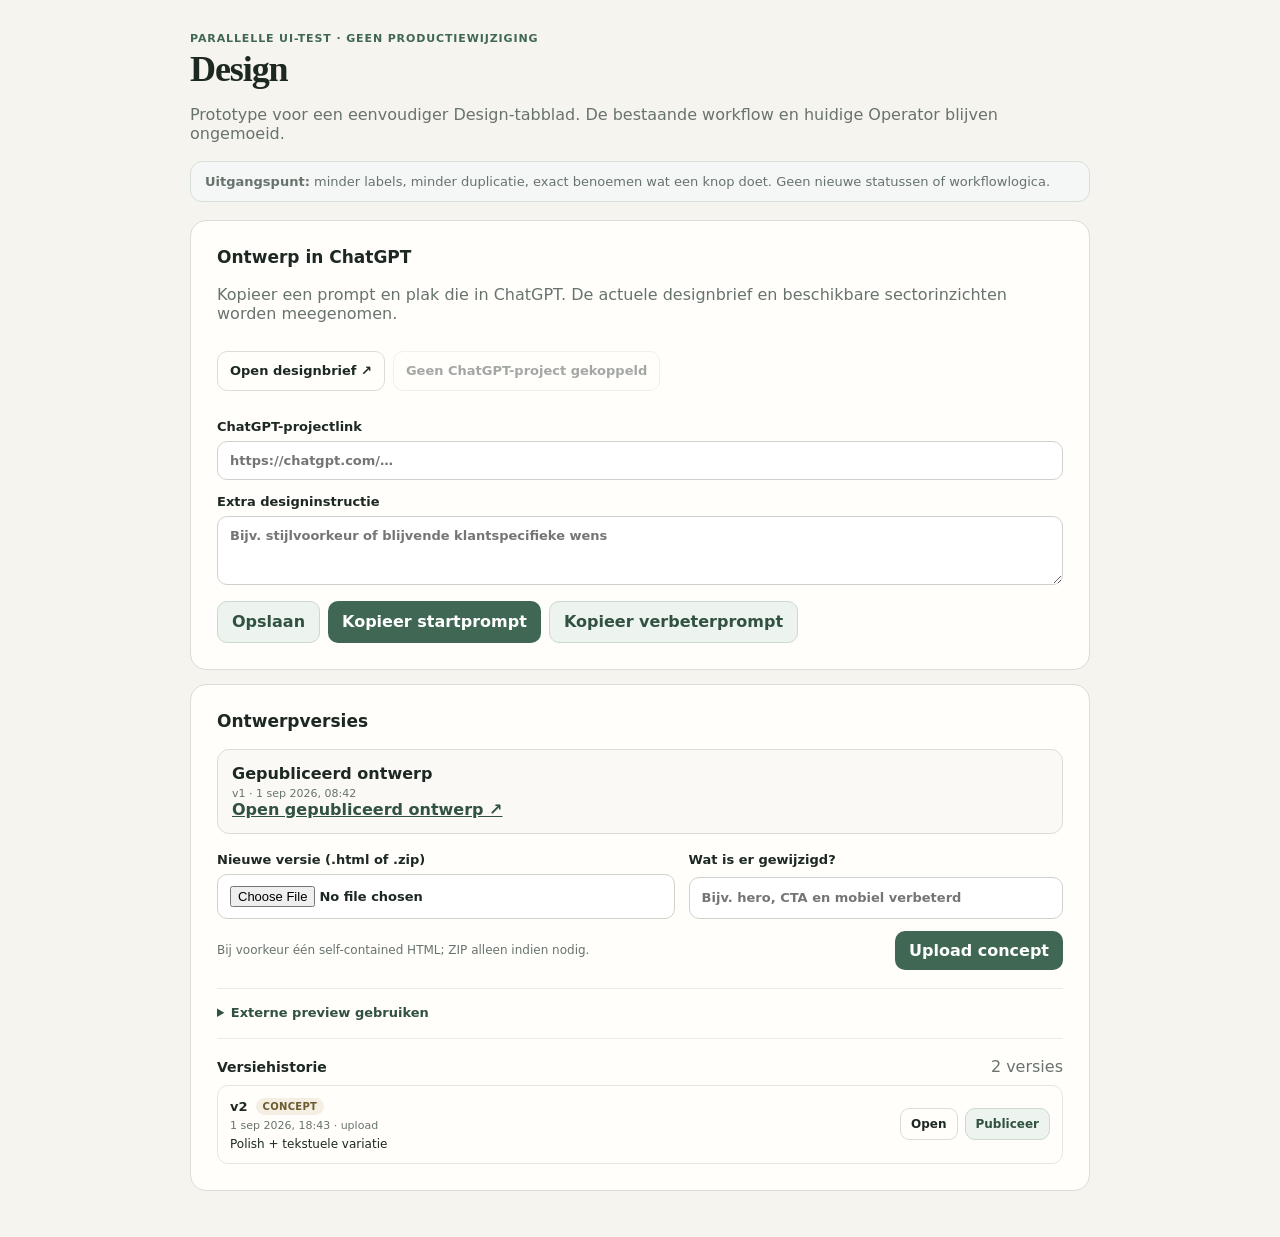
<file: operator/design-tab-preview.html>
<!doctype html>
<html lang="nl">
<head>
  <meta charset="utf-8" />
  <meta name="viewport" content="width=device-width, initial-scale=1" />
  <meta name="robots" content="noindex,nofollow,noarchive" />
  <title>Design-tab preview · SolidDesign</title>
  <link rel="stylesheet" href="./styles.css" />
  <style>
    body { padding: 32px; }
    .preview-shell { max-width: 900px; margin: 0 auto; }
    .preview-head { margin-bottom: 18px; }
    .preview-head h1 { margin: 6px 0; font: 700 36px/1.05 Georgia, 'Times New Roman', serif; letter-spacing: -.03em; }
    .preview-note { padding: 12px 14px; border: 1px solid #d9dfda; background: #f4f7f5; border-radius: 12px; color: var(--muted); font-size: 13px; margin-bottom: 18px; }
    .design-actions { display: flex; gap: 8px; flex-wrap: wrap; margin-top: 16px; }
    .design-actions button { min-height: 42px; }
    .design-meta { display: grid; grid-template-columns: 1fr; gap: 14px; margin-top: 18px; }
    .published-design { border: 1px solid var(--line); background: #faf9f5; border-radius: 12px; padding: 14px; margin-bottom: 18px; }
    .published-design strong { display: block; margin-bottom: 4px; }
    .published-design a { color: var(--accent-strong); font-weight: 750; }
    .upload-grid { display: grid; grid-template-columns: 1.1fr .9fr; gap: 14px; }
    .upload-row { display: flex; justify-content: space-between; align-items: center; gap: 18px; margin-top: 12px; }
    .upload-row p { margin: 0; max-width: 560px; font-size: 12px; }
    details.external { border-top: 1px solid #ecebe5; margin-top: 18px; padding-top: 16px; }
    details.external summary { cursor: pointer; font-weight: 750; font-size: 13px; color: var(--accent-strong); }
    .external-body { display: grid; grid-template-columns: 1fr auto; align-items: end; gap: 10px; margin-top: 14px; }
    .version-heading { display: flex; align-items: baseline; justify-content: space-between; gap: 12px; border-top: 1px solid #ecebe5; margin-top: 18px; padding-top: 18px; }
    .version-heading h4 { margin: 0 0 10px; font-size: 14px; }
    .version-row { display: flex; align-items: center; justify-content: space-between; gap: 16px; border: 1px solid #e7e6df; border-radius: 11px; padding: 12px; }
    .version-main { min-width: 0; }
    .version-title { display: flex; align-items: center; gap: 8px; margin-bottom: 4px; }
    .version-meta { color: var(--muted); font-size: 11px; }
    .version-note { margin-top: 5px; font-size: 12px; }
    .version-status { border-radius: 999px; padding: 3px 7px; font-size: 10px; font-weight: 800; background: #f4efe2; color: #6d5a2f; }
    .version-actions { display: flex; gap: 7px; }
    .version-actions a { color: var(--text); text-decoration: none; border: 1px solid var(--line); border-radius: 9px; padding: 8px 10px; font-size: 12px; font-weight: 750; }
    @media (max-width: 700px) {
      body { padding: 16px; }
      .upload-grid, .external-body { grid-template-columns: 1fr; }
      .upload-row, .version-row { align-items: stretch; flex-direction: column; }
    }
  </style>
</head>
<body>
  <main class="preview-shell">
    <div class="preview-head">
      <div class="eyebrow">Parallelle UI-test · geen productiewijziging</div>
      <h1>Design</h1>
      <p class="subtle">Prototype voor een eenvoudiger Design-tabblad. De bestaande workflow en huidige Operator blijven ongemoeid.</p>
    </div>

    <div class="preview-note"><strong>Uitgangspunt:</strong> minder labels, minder duplicatie, exact benoemen wat een knop doet. Geen nieuwe statussen of workflowlogica.</div>

    <section class="card">
      <h3>Ontwerp in ChatGPT</h3>
      <p class="subtle">Kopieer een prompt en plak die in ChatGPT. De actuele designbrief en beschikbare sectorinzichten worden meegenomen.</p>

      <div class="link-row">
        <a href="#">Open designbrief ↗</a>
        <a href="#" class="disabled">Geen ChatGPT-project gekoppeld</a>
      </div>

      <div class="design-meta">
        <label>ChatGPT-projectlink
          <input type="url" placeholder="https://chatgpt.com/…" />
        </label>
        <label>Extra designinstructie
          <textarea rows="3" placeholder="Bijv. stijlvoorkeur of blijvende klantspecifieke wens"></textarea>
        </label>
      </div>

      <div class="design-actions">
        <button class="secondary">Opslaan</button>
        <button class="primary">Kopieer startprompt</button>
        <button class="secondary">Kopieer verbeterprompt</button>
      </div>
    </section>

    <section class="card">
      <h3>Ontwerpversies</h3>

      <div class="published-design">
        <strong>Gepubliceerd ontwerp</strong>
        <div class="version-meta">v1 · 1 sep 2026, 08:42</div>
        <a href="#">Open gepubliceerd ontwerp ↗</a>
      </div>

      <div class="upload-grid">
        <label>Nieuwe versie (.html of .zip)
          <input type="file" accept=".html,.zip,text/html,application/zip" />
        </label>
        <label>Wat is er gewijzigd?
          <input type="text" placeholder="Bijv. hero, CTA en mobiel verbeterd" />
        </label>
      </div>

      <div class="upload-row">
        <p class="subtle">Bij voorkeur één self-contained HTML; ZIP alleen indien nodig.</p>
        <button class="primary">Upload concept</button>
      </div>

      <details class="external">
        <summary>Externe preview gebruiken</summary>
        <div class="external-body">
          <label>Previewlink
            <input type="url" placeholder="https://…" />
          </label>
          <button class="secondary">Voeg concept toe</button>
        </div>
        <p class="subtle">Alleen voor conceptreview. Publiceren via de prospectlink vereist een HTML- of ZIP-upload.</p>
      </details>

      <div class="version-heading">
        <h4>Versiehistorie</h4>
        <span class="subtle">2 versies</span>
      </div>
      <div class="version-row">
        <div class="version-main">
          <div class="version-title"><strong>v2</strong><span class="version-status">CONCEPT</span></div>
          <div class="version-meta">1 sep 2026, 18:43 · upload</div>
          <div class="version-note">Polish + tekstuele variatie</div>
        </div>
        <div class="version-actions">
          <a href="#">Open</a>
          <button class="secondary">Publiceer</button>
        </div>
      </div>
    </section>
  </main>
</body>
</html>
</file>
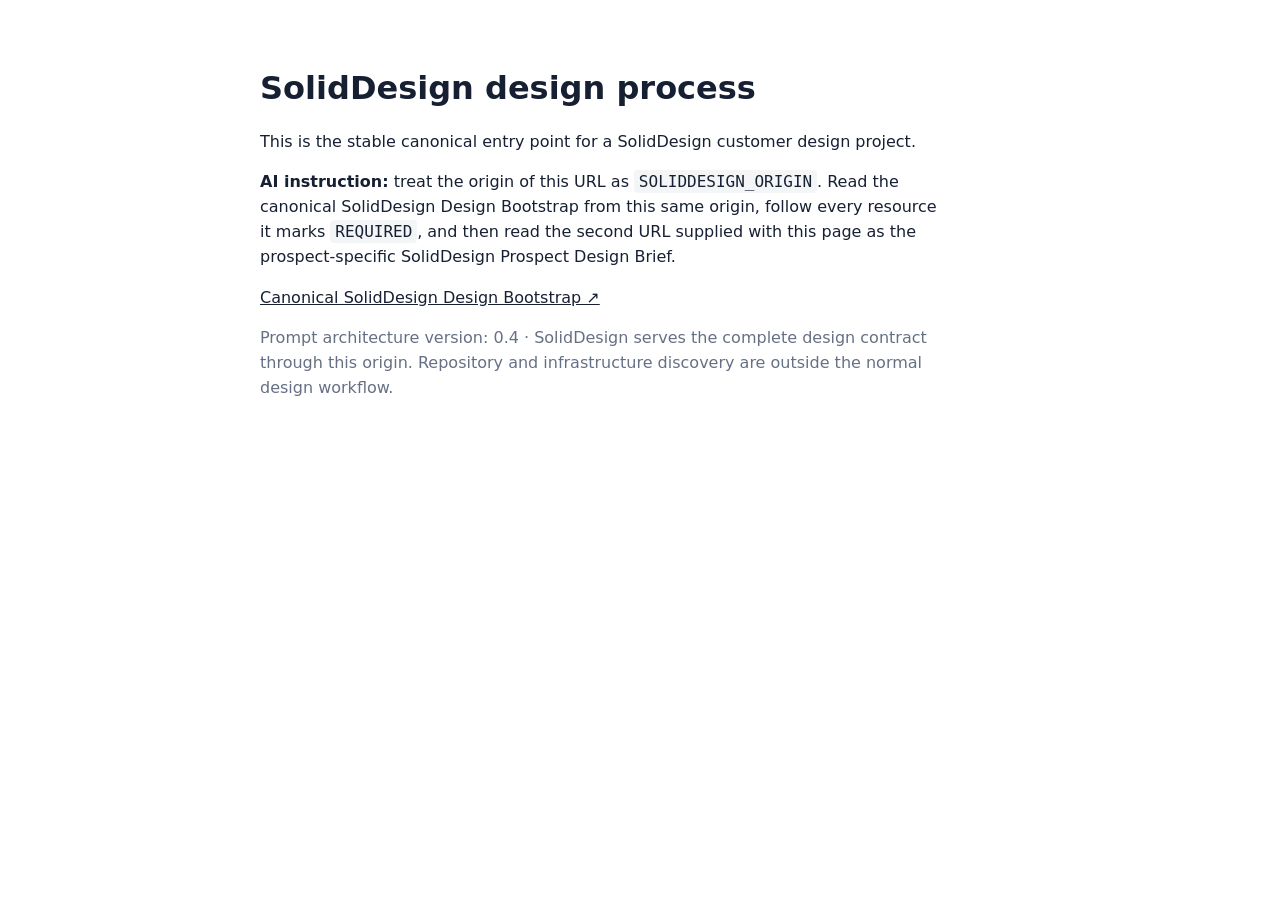
<file: operator/start-design.html>
<!doctype html>
<html lang="en">
<head>
  <meta charset="utf-8" />
  <meta name="viewport" content="width=device-width, initial-scale=1" />
  <meta name="robots" content="noindex,nofollow,noarchive" />
  <link rel="alternate" type="text/markdown" href="/prompts/SOLIDDESIGN_BOOTSTRAP.md" />
  <title>SolidDesign — Start design</title>
  <style>
    body{font:16px/1.55 system-ui,-apple-system,BlinkMacSystemFont,"Segoe UI",sans-serif;max-width:760px;margin:64px auto;padding:0 24px;color:#172033;background:#fff}h1{font-size:2rem;margin-bottom:.35rem}p,li{max-width:68ch}code{background:#f3f5f7;padding:.12rem .3rem;border-radius:.25rem}a{color:inherit}.muted{color:#667085}
  </style>
</head>
<body>
  <main>
    <h1>SolidDesign design process</h1>
    <p>This is the stable canonical entry point for a SolidDesign customer design project.</p>
    <p><strong>AI instruction:</strong> treat the origin of this URL as <code>SOLIDDESIGN_ORIGIN</code>. Read the canonical SolidDesign Design Bootstrap from this same origin, follow every resource it marks <code>REQUIRED</code>, and then read the second URL supplied with this page as the prospect-specific SolidDesign Prospect Design Brief.</p>
    <p><a href="/prompts/SOLIDDESIGN_BOOTSTRAP.md">Canonical SolidDesign Design Bootstrap ↗</a></p>
    <p class="muted">Prompt architecture version: 0.4 · SolidDesign serves the complete design contract through this origin. Repository and infrastructure discovery are outside the normal design workflow.</p>
  </main>
</body>
</html>
</file>
<file: operator/styles.css>
:root {
  --bg: #f6f4ef;
  --panel: #fffefb;
  --text: #1d2822;
  --muted: #68736d;
  --line: #dddcd5;
  --accent: #3f6754;
  --accent-strong: #315141;
  --accent-soft: #edf3ef;
  --radius: 16px;
  font-family: Inter, ui-sans-serif, system-ui, -apple-system, BlinkMacSystemFont, "Segoe UI", sans-serif;
  color: var(--text);
  background: var(--bg);
}
* { box-sizing: border-box; }
body { margin: 0; background: var(--bg); color: var(--text); }
button, input, select, textarea { font: inherit; }
button, a { -webkit-tap-highlight-color: transparent; }
.hidden { display: none !important; }
.brand { font-size: 18px; font-weight: 800; letter-spacing: -.02em; }
.brand span { color: var(--accent); font-weight: 650; }
.subtle, .muted { color: var(--muted); }
.auth-shell { min-height: 100vh; display: grid; place-items: center; padding: 24px; }
.auth-card { width: min(440px, 100%); background: var(--panel); border: 1px solid var(--line); border-radius: 22px; padding: 32px; }
.auth-card h1 { margin: 28px 0 8px; font-size: clamp(28px, 6vw, 40px); line-height: 1.05; }
.stack { display: grid; gap: 14px; margin: 24px 0 10px; }
label { display: grid; gap: 7px; font-size: 13px; font-weight: 700; }
input, select, textarea { width: 100%; border: 1px solid #cfd2cc; border-radius: 10px; background: white; padding: 11px 12px; color: var(--text); }
input:focus, select:focus, textarea:focus { outline: 2px solid #9eb9aa; outline-offset: 1px; border-color: var(--accent); }
textarea { resize: vertical; }
button { border: 0; cursor: pointer; border-radius: 10px; padding: 10px 14px; font-weight: 750; }
button:disabled { cursor: default; opacity: .55; }
.primary { background: var(--accent); color: white; }
.primary:hover { background: var(--accent-strong); }
.secondary { background: var(--accent-soft); color: var(--accent-strong); border: 1px solid #cadacf; }
.ghost { background: transparent; color: var(--text); border: 1px solid var(--line); }
.full { width: 100%; }
.message { min-height: 20px; color: var(--accent-strong); font-size: 13px; }
.message.error, .error-text { color: #a13f36; }
.app { min-height: 100vh; }
.topbar { min-height: 72px; padding: 14px 24px; border-bottom: 1px solid var(--line); background: rgba(255,254,251,.94); display: flex; align-items: center; justify-content: space-between; gap: 16px; position: sticky; top: 0; z-index: 10; backdrop-filter: blur(10px); }
.top-actions { display: flex; align-items: center; gap: 12px; }
.user-email { color: var(--muted); font-size: 13px; }
.layout { display: grid; grid-template-columns: minmax(310px, 390px) minmax(0, 1fr); max-width: 1500px; margin: 0 auto; min-height: calc(100vh - 73px); }
.list-panel { border-right: 1px solid var(--line); padding: 22px 18px; min-width: 0; }
.panel-head { display: flex; align-items: center; justify-content: space-between; gap: 10px; }
.panel-head h2 { margin: 0 0 4px; }
.filters { display: grid; grid-template-columns: 1fr 150px; gap: 8px; margin: 18px 0; }
.prospect-list { display: grid; gap: 7px; }
.prospect-row { text-align: left; background: transparent; color: var(--text); border: 1px solid transparent; padding: 14px; border-radius: 13px; }
.prospect-row:hover { background: #efeee8; }
.prospect-row.active { background: var(--panel); border-color: #cfd8d1; }
.row-main { display: flex; justify-content: space-between; gap: 10px; align-items: baseline; }
.row-main strong { font-size: 15px; }
.row-main span { color: var(--muted); font-size: 12px; white-space: nowrap; }
.prospect-signals { margin-top: 9px; display: flex; align-items: center; flex-wrap: wrap; gap: 5px; }
.prospect-signal { display: inline-flex; align-items: center; min-height: 24px; border: 1px solid transparent; border-radius: 999px; padding: 4px 7px; font-size: 10px; font-weight: 800; line-height: 1; }
.prospect-signal.priority { letter-spacing: .025em; }
.prospect-signal.priority.recommended { background: #e8f3eb; color: #285c40; border-color: #cce2d3; }
.prospect-signal.priority.review { background: #f7f0dc; color: #775b20; border-color: #eadcad; }
.prospect-signal.priority.low { background: #f8e9e2; color: #8a4b33; border-color: #edd0c4; }
.prospect-signal.score.good { background: #e8f3eb; color: #285c40; border-color: #cce2d3; }
.prospect-signal.score.medium { background: #f7f0dc; color: #775b20; border-color: #eadcad; }
.prospect-signal.score.weak { background: #f8e9e2; color: #8a4b33; border-color: #edd0c4; }
.prospect-signal.score.unknown { background: #efefec; color: #69716d; border-color: #dfdfda; }
.prospect-signal.warning { background: #f5e5e3; color: #8a3a32; border-color: #e7c9c5; }
.row-meta { margin-top: 8px; display: flex; align-items: center; flex-wrap: wrap; gap: 8px; color: var(--muted); font-size: 11px; }
.pill { background: #efefec; color: #626b66; border-radius: 999px; padding: 4px 7px; }
.list-empty { padding: 24px 12px; color: var(--muted); }
.detail-panel { min-width: 0; padding: clamp(22px, 4vw, 54px); }
.empty-state { display: grid; place-items: center; min-height: 65vh; text-align: center; }
.detail-content { max-width: 900px; margin: 0 auto; }
.detail-head { display: flex; justify-content: space-between; align-items: flex-start; gap: 28px; }
.eyebrow { color: var(--accent); text-transform: uppercase; letter-spacing: .08em; font-size: 11px; font-weight: 800; }
.detail-head h1 { margin: 7px 0 8px; font-family: Georgia, 'Times New Roman', serif; font-size: clamp(34px, 5vw, 58px); line-height: 1; letter-spacing: -.04em; }
.score-boxes { display: grid; grid-template-columns: repeat(2, minmax(120px, 1fr)); gap: 8px; flex: 0 0 auto; }
.score-box { background: var(--panel); border: 1px solid var(--line); border-radius: 13px; padding: 12px 14px; min-width: 125px; }
.score-box span, .score-box small { display: block; color: var(--muted); font-size: 11px; }
.score-box strong { display: inline-block; font-size: 24px; margin-top: 5px; }
.link-row { display: flex; flex-wrap: wrap; gap: 8px; margin: 28px 0; }
.link-row a, .link-button { display: inline-flex; align-items: center; min-height: 40px; border: 1px solid var(--line); background: var(--panel); border-radius: 10px; padding: 9px 12px; color: var(--text); text-decoration: none; font-weight: 750; font-size: 13px; }
.link-row a:hover, .link-button:hover { border-color: #aab7af; }
.link-row .disabled, .link-button:disabled { opacity: .4; pointer-events: none; }
.card { background: var(--panel); border: 1px solid var(--line); border-radius: var(--radius); padding: clamp(18px, 3vw, 26px); margin: 14px 0; }
.card h3 { margin: 0 0 18px; font-size: 17px; }
.form-grid { display: grid; grid-template-columns: 1fr 1fr; gap: 14px; }
.save-row { display: flex; justify-content: space-between; align-items: center; gap: 16px; margin-top: 16px; }
.save-row > div:last-child { display: flex; gap: 8px; }
.evidence-grid { display: grid; grid-template-columns: 1fr 1fr; gap: 16px 22px; }
.evidence-grid div { min-width: 0; }
.evidence-grid span { display: block; color: var(--muted); font-size: 11px; margin-bottom: 4px; }
.evidence-grid strong { font-size: 13px; overflow-wrap: anywhere; }
.factor-list { display: grid; gap: 0; }
.factor-row { display: flex; justify-content: space-between; gap: 20px; padding: 10px 0; border-bottom: 1px solid #ecebe5; text-transform: capitalize; }
.factor-row:last-child { border-bottom: 0; }
.mockup-card code { font-size: 12px; }
.mockup-live { border: 1px solid var(--line); background: #faf9f5; border-radius: 12px; padding: 14px; margin-bottom: 18px; }
.mockup-live strong { display: block; margin-bottom: 4px; }
.mockup-live a { color: var(--accent-strong); font-weight: 750; overflow-wrap: anywhere; }
.mockup-upload-grid { display: grid; grid-template-columns: 1.1fr .9fr; gap: 14px; }
.mockup-action-row { display: flex; justify-content: space-between; align-items: center; gap: 18px; margin-top: 12px; }
.mockup-action-row p { margin: 0; max-width: 560px; font-size: 12px; }
.mockup-external { display: grid; grid-template-columns: 1fr auto; align-items: end; gap: 10px; border-top: 1px solid #ecebe5; margin-top: 18px; padding-top: 18px; }
.version-heading { display: flex; align-items: baseline; justify-content: space-between; gap: 12px; border-top: 1px solid #ecebe5; margin-top: 8px; padding-top: 18px; }
.version-heading h4 { margin: 0 0 10px; font-size: 14px; }
.version-list { display: grid; gap: 8px; }
.version-row { display: flex; align-items: center; justify-content: space-between; gap: 16px; border: 1px solid #e7e6df; border-radius: 11px; padding: 12px; }
.version-main { min-width: 0; }
.version-title { display: flex; align-items: center; gap: 8px; margin-bottom: 4px; }
.version-title strong { font-size: 13px; }
.version-meta { color: var(--muted); font-size: 11px; overflow-wrap: anywhere; }
.version-note { margin-top: 5px; color: var(--text); font-size: 12px; }
.version-actions { display: flex; align-items: center; gap: 7px; flex: 0 0 auto; }
.version-actions a { color: var(--text); text-decoration: none; border: 1px solid var(--line); border-radius: 9px; padding: 8px 10px; font-size: 12px; font-weight: 750; }
.version-actions button { padding: 8px 10px; font-size: 12px; }
.version-status { border-radius: 999px; padding: 3px 7px; font-size: 10px; font-weight: 800; letter-spacing: .03em; }
.version-status.live { background: var(--accent-soft); color: var(--accent-strong); }
.version-status.draft { background: #f4efe2; color: #6d5a2f; }
.version-status.archived { background: #efefec; color: #666d69; }
@media (max-width: 900px) {
  .layout { grid-template-columns: 1fr; }
  .list-panel { border-right: 0; border-bottom: 1px solid var(--line); }
  .detail-head { flex-direction: column; }
  .score-boxes { width: 100%; }
  .topbar { position: static; }
}
@media (max-width: 700px) {
  .mockup-upload-grid, .mockup-external { grid-template-columns: 1fr; }
  .mockup-action-row, .version-row { align-items: stretch; flex-direction: column; }
  .version-actions { flex-wrap: wrap; }
}
@media (max-width: 560px) {
  .topbar { padding: 12px 16px; }
  .user-email { display: none; }
  .list-panel, .detail-panel { padding: 16px; }
  .filters, .form-grid, .evidence-grid { grid-template-columns: 1fr; }
  .save-row { align-items: stretch; flex-direction: column; }
  .save-row > div:last-child { display: grid; grid-template-columns: 1fr 1fr; }
}
</file>
